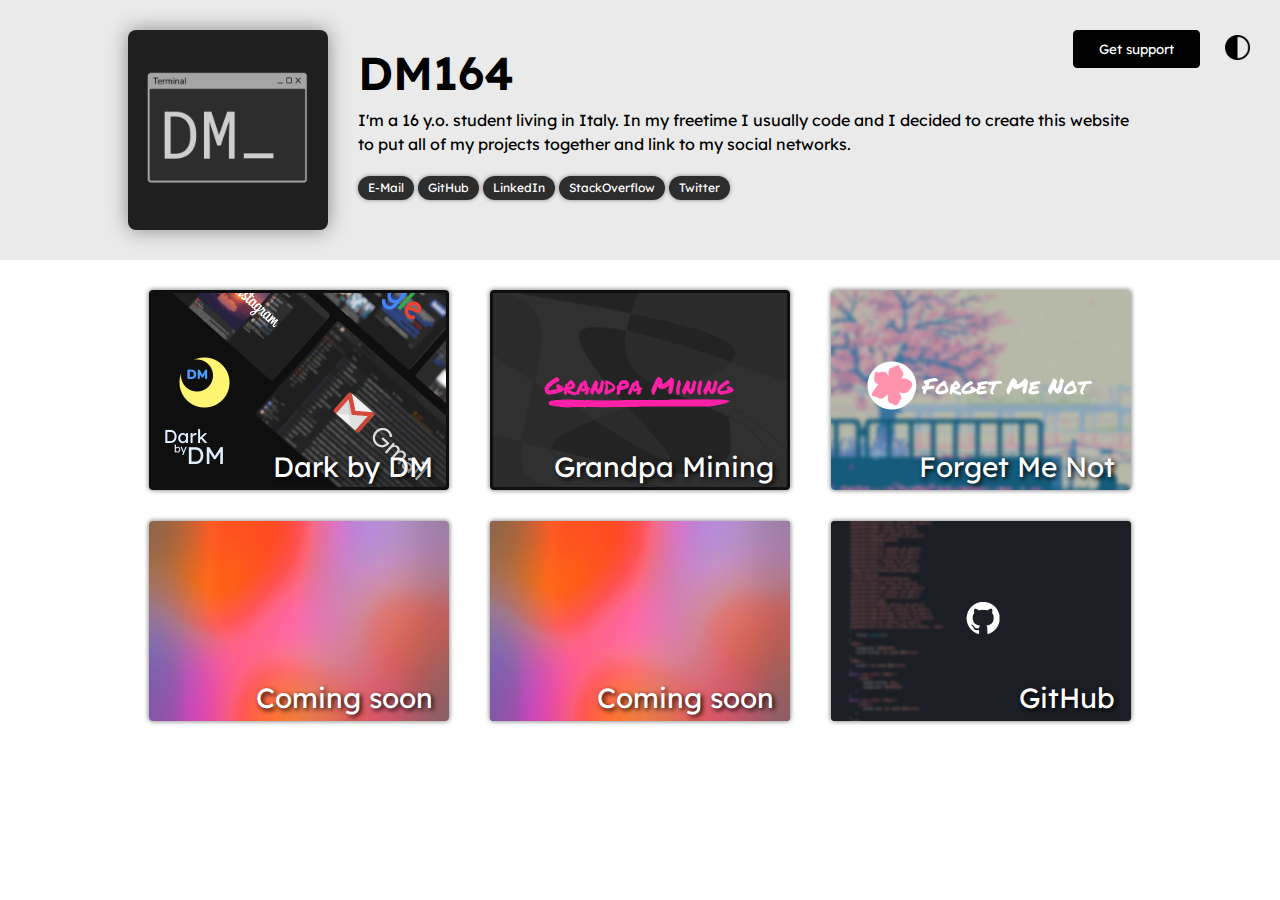
<file: index.html>
<!DOCTYPE html>
<html lang="en">

<head>
    <meta charset="UTF-8">
    <meta name="viewport" content="width=device-width, initial-scale=1.0">
    <meta http-equiv="X-UA-Compatible" content="ie=edge">
    <link href="https://fonts.googleapis.com/css?family=Nunito|Open+Sans&display=swap" rel="stylesheet">
    <link href="https://fonts.googleapis.com/css?family=Lexend+Deca&display=swap" rel="stylesheet">
    <link rel="stylesheet" href="reset.css">
    <link rel="stylesheet" href="style.css">
    <script src="main.js" defer></script>

    <link rel="icon" href="./files/transparent.png">
    <title>DM164</title>
</head>

<body>
    <div id="cb-info">
        <p>Copied to your clipboard!</p>
    </div>
    <img id="switch" src="./files/ld-switch.png" alt="light and dark mode switch">
    <button id="support">Get support</button>
    <div class="info">
        <div class="img-container">
            <img src="files/pp.jpg">
        </div>
        <div class="text-container">
            <p><span class="name">DM164</span><br><span class="bio">I'm a 16 y.o. student living in Italy. In my
                freetime I usually code and I decided
                to create this website to put all of my projects together and link to my social networks.</p></span>
            <div class="social">
                <p class="email">E-Mail</p>
                <a href="https://github.com/DM164" class="github">GitHub</a>
                <a href="https://www.linkedin.com/in/denis-mignanelli-bb3319185/" class="linked-in">LinkedIn</a>
                <a href="https://stackoverflow.com/users/11881188/denis-m" class="stack">StackOverflow</a>
                <a href="https://twitter.com/DM164_" class="twitter">Twitter</a>
            </div>
        </div>
    </div>
    <div class="projects">
        <a id="one" class="one " href="https://darkbydm.now.sh/">
            <div class="one">
                <img id="one-img" src="./files/darkbydm.png">
                <h1 id="one-title">Dark by DM</h1>
                <p id="one-text">CSS theme I created for popular websites, this is where it all started for me, this
                    project is where I decided and said to myself "I want to be a programmer one day". You can still
                    download them and I still support and update them.</p>
            </div>
        </a>
        <a id="two" class="two" href="https://grandpamining.now.sh/">
            <div class="two">
                <img id="two-img" src="./files/gm.png">
                <h1 id="two-title">Grandpa Mining</h1>
                <p id="two-text">Website for my Discord server, Community and now developer team. The website is more of
                    a dashboard with some news, events, anime releases from our Discord server, payment statuses and
                    invite links to our platforms and communities.</p>
            </div>
        </a>
        <a id="three" class="three" href="https://forget-me-not.app/">
            <div class="three">
                <img id="three-img" src="./files/fmn.png">
                <h1 id="three-title">Forget Me Not</h1>
                <p id="three-text">Episodes reminder app, never forget what episode you were watching with Forget Me Not.
                    The app is still under developement and is not available to the public.</p>
            </div>
        </a>
        <a id="four" class="four" href="">
            <div class="four">
                <img id="four-img" src="./files/empty.jpg">
                <h1 id="four-title">Coming soon</h1>
                <p id="four-text">More projects are coming in the near future :)</p>
            </div>
        </a>
        <a id="five" class="five" href="">
            <div class="five">
                <img id="five-img" src="./files/empty.jpg">
                <h1 id="five-title">Coming soon</h1>
                <p id="five-text">More projects are coming in the near future :)</p>
            </div>
        </a>
        <a id="six" class="six" href="https://github.com/DM164/Dark-by-DM">
            <div class="six">
                <img id="six-img" src="./files/Github.png">
                <h1 id="six-title">GitHub</h1>
                <p id="six-text">
                    <span>Wanna contribute to one of my opensource projects? <br> Take a look at my GitHub repositories!</span>
                </p>            
            </div>
        </a>
    </div>

    <footer>
        <p>Denis Mignanelli</p>
        <p>2021</p>
        <a href="denismignanelli.now.sh"><p>Home</p></a>
    </footer>
    <script>
        document.getElementById('support').addEventListener('click', () => {
            document.location.replace('./support.html')
        })
    </script>
</body>

</html>
</file>
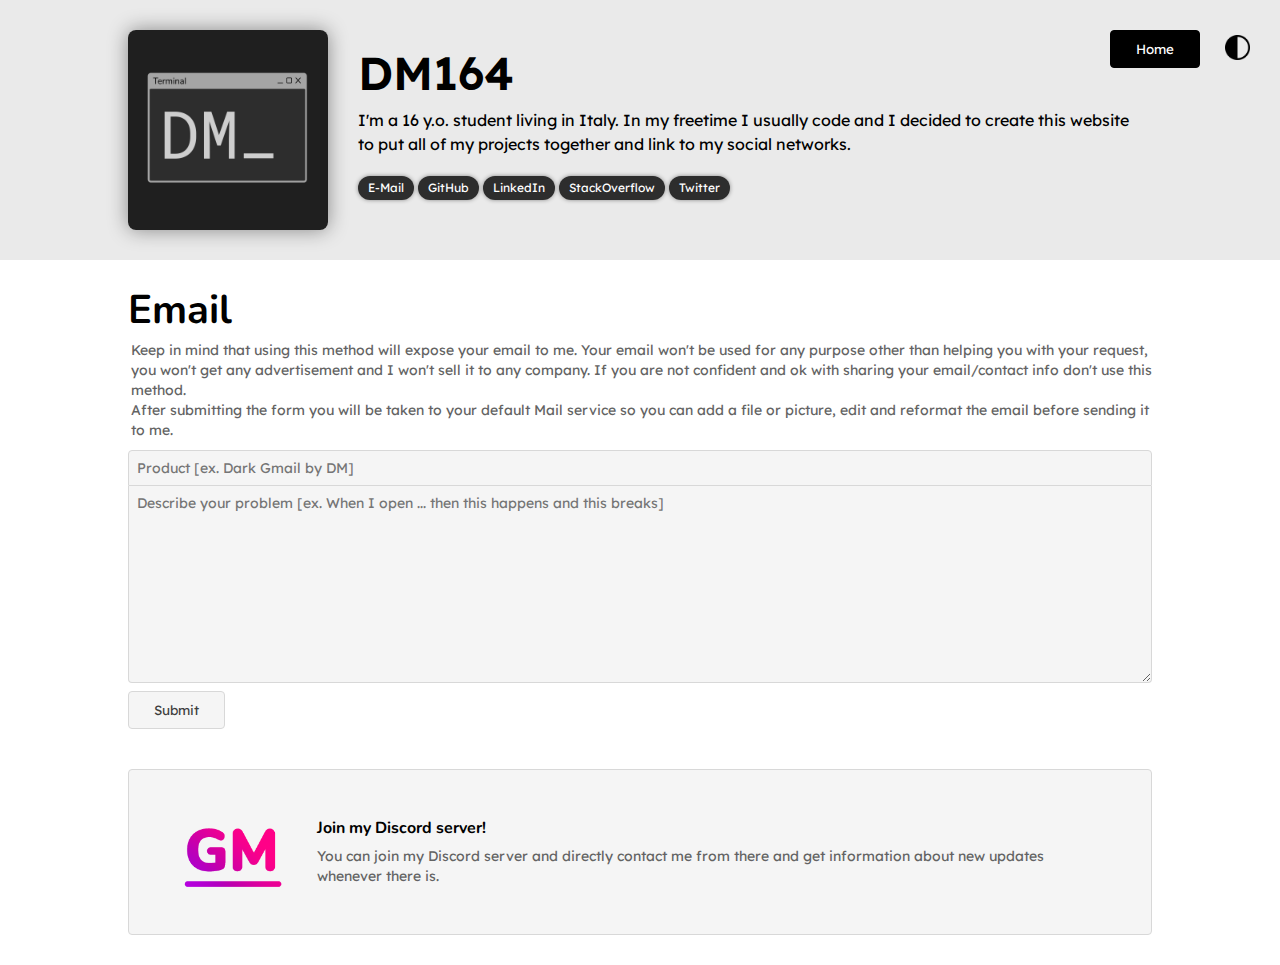
<file: support.html>
<!DOCTYPE html>
<html lang="en">

<head>
    <meta charset="UTF-8">
    <meta name="viewport" content="width=device-width, initial-scale=1.0">
    <meta http-equiv="X-UA-Compatible" content="ie=edge">
    <link href="https://fonts.googleapis.com/css?family=Nunito|Open+Sans&display=swap" rel="stylesheet">
    <link href="https://fonts.googleapis.com/css?family=Lexend+Deca&display=swap" rel="stylesheet">
    <link rel="stylesheet" href="reset.css">
    <link rel="stylesheet" href="style.css">
    <script src="main.js" defer></script>

    <link rel="icon" href="./files/transparent.png">
    <title>DM164</title>
</head>

<body>
    <div id="cb-info">
        <p>Copied to your clipboard!</p>
    </div>
    <img id="switch" src="./files/ld-switch.png" alt="light and dark mode switch">
    <button id="support">Home</button>
    <div class="info">
        <div class="img-container">
            <img src="files/pp.jpg">
        </div>
        <div class="text-container">
            <p><span class="name">DM164</span><br><span class="bio">I'm a 16 y.o. student living in Italy. In my
                freetime I usually code and I decided
                to create this website to put all of my projects together and link to my social networks.</p></span>
            <div class="social">
                <p class="email">E-Mail</p>
                <a href="https://github.com/DM164" class="github">GitHub</a>
                <a href="https://www.linkedin.com/in/denis-mignanelli-bb3319185/" class="linked-in">LinkedIn</a>
                <a href="https://stackoverflow.com/users/11881188/denis-m" class="stack">StackOverflow</a>
                <a href="https://twitter.com/DM164_" class="twitter">Twitter</a>
            </div>
        </div>
    </div>
    <div class="support-body">
        <form action="mailto:denistschurtschenthaler@gmail.com" method="POST" enctype="text/plain">
            <h2>Email</h2>
            <p>Keep in mind that using this method will expose your email to me. Your email won't be used for any purpose other than helping you with your request, you won't get any advertisement and I won't sell it to any company. If you are not confident and ok with sharing your email/contact info don't use this method. <br>After submitting the form you will be taken to your default Mail service so you can add a file or picture, edit and reformat the email before sending it to me.</p>
            <input placeholder="Product [ex. Dark Gmail by DM]" type="text" name="Product" id="product">
            <br>
            <textarea placeholder="Describe your problem [ex. When I open ... then this happens and this breaks]" name="Description" id="more" cols="30" rows="10" id="more"></textarea>
            <button type="submit" id="send-mail">Submit</button>
        </form>
        <a href="https://discord.gg/m6B2EXu">
            <div class="discord-body">
                <img src="./files/New Logo.png" alt="">
                <div class="discord-content">
                    <h1>Join my Discord server!</h1>
                    <p>You can join my Discord server and directly contact me from there and get information about new updates whenever there is.</p>
                </div>
            </div>
        </a>
    </div>
    <script>
        document.getElementById('support').addEventListener('click', () => {
            document.location.replace('./index.html')
        })
    </script>
</body>

</html>
</file>
<file: style.css>
* {
    user-select: none;
}
body {
    height: 100vh;
}
body, .info {
    transition: background 0.5s;
}

img#switch {
    position: absolute;
    height: 25px;
    right: 30px;
    top: 35px;
    transition-property: filter, rotate;
    transition: 0.6s;
}
img#switch:hover {
    filter: invert(16%);
    cursor: pointer;
}

.info {
    overflow: hidden;
    background: #eaeaea;
    padding: 30px 25%;
    display: grid;
}
.img-container {
    height: 200px;
    width: 200px;
    display: inline-block;
    grid-row: 1;
    border-radius: 8px;
    overflow: hidden;
    box-shadow: 0px 0px 20px 0px #0000006b;
}
.img-container img {
    height: 100%;
    width: 100%;
}
.text-container {
    grid-row: 1;
    padding: 20px 20px 20px 30px;
}
.name {
    display: inline-block;
    font-family: 'Lexend Deca', sans-serif;
    font-size: 46px;
    font-weight: 600;
    margin: 0px 0px 12px 0px;
}
.info p {
    display: inline-block;
    font-family: 'Lexend Deca', sans-serif;
}
.bio {
    display: inline-block;
    font-family: 'Lexend Deca', sans-serif;
    font-size: 16px;
    line-height: 24px;
}
.social {
    position: relative;
    margin: 20px 0px 0px 0px;
}
.social a, .social p {
    margin: 0px 0px 8px 0px;
    background: #2d2d2d;
    padding: 6px 10px;
    text-decoration: none;
    color: white;
    border-radius: 20px;
    font-family: 'Lexend Deca';
    font-size: 12px;
    box-shadow: 0px 0px 4px 0px #0000006b;
    transition: 0.3s;
    transition-property: background, width, border, box-shadow;
    display: inline-block;
}

.discord:hover {
    cursor: pointer;
    background-color: #7289DA;
}
.email:hover {
    cursor: pointer;
    background-color: #CE5042;
}
div#cb-info {
    position: absolute;
    background: #4da34c;
    /* background: #c2ae3c; */
    padding: 15px 25px;
    left: 50%;
    margin: 20px 0px 0px -114.1px;
    border-radius: 30px;
    box-shadow: 0 0 8px 0px #000000c7;
    font-family: 'Nunito';
    color: white;
    display: none;
    animation: bounce-off 0.3s forwards;
    z-index: 1;
}
@keyframes bounce-off {
    0% { transform: translateY(-100px); }
    100% { transform: translateY(0px); }
}
@keyframes bounce-off-reversed {
    0% { transform: translateY(0px); }
    100% { transform: translateY(-100px); }
}
.instagram:hover {
    background: #f09433; 
    background: -moz-linear-gradient(45deg, #f09433 0%, #e6683c 25%, #dc2743 50%, #cc2366 75%, #bc1888 100%); 
    background: -webkit-linear-gradient(45deg, #f09433 0%,#e6683c 25%,#dc2743 50%,#cc2366 75%,#bc1888 100%); 
    background: linear-gradient(45deg, #f09433 0%,#e6683c 25%,#dc2743 50%,#cc2366 75%,#bc1888 100%); 
    filter: progid:DXImageTransform.Microsoft.gradient( startColorstr='#f09433', endColorstr='#bc1888',GradientType=1 );
}
.facebook:hover {
    background: #4267B2; 
}
.twitter:hover {
    background: #1DA1F2; 
}
.linked-in:hover {
    background: #0077B5; 
}
.github:hover {
    background: #7BC96F; 
}
.stack:hover {
    background: #F48024; 
}

.projects {
    display: grid;
    padding: 30px 25%;
}
.projects div {
    width: 300px;
    height: 200px;
    display: inline-block;
    border-radius: 4px;
    overflow: hidden;
    box-shadow: 0px 0px 4px 1px #0000006b;
    position: relative;
    left: 50%;
    margin-left: -150px;
}

.projects img{
    height: 100%;
    position: relative;
    transition: filter 0.3s;
}
.projects img:hover {
    filter: blur(3px);
}
.projects h1 {
    z-index: 1;
    color: white;
    position: relative;
    top: -40px;
    float: right;
    font-size: 28px;
    font-family: 'Lexend Deca';
    margin: 0px 16px 0px 0px;
    text-shadow: 2px 2px 5px black;
    pointer-events: none;
    transition-property: top, font-size;
    transition: 0.3s;
}
.projects p {
    z-index: 1;
    color: #f1f1f1;
    position: relative;
    top: 0px;
    height: 174px;
    float: right;
    font-size: 14px;
    font-family: 'Lexend Deca';
    line-height: 19px;
    margin: 0px 6px 0px 16px;
    transition-property: top, font-size;
    transition: 0.4s;
    overflow: scroll;
}
.one {
    grid-row: 1;
}
.two {
    grid-row: 1;
}
.three {
    grid-row: 1;
}
.four{
    grid-row: 2;
    margin: 14px 0px 0px 0px;
} 
.five{
    grid-row: 2;
    margin: 14px 0px 0px 0px;
} 
.six {
    grid-row: 2;
    margin: 14px 0px 0px 0px;
}

div.five, div.six {
    background-color: #181818;
}
.projects h2 {
    z-index: 1;
    color: white;
    position: relative;
    bottom: -160px;
    float: right;
    font-size: 28px;
    font-family: 'Nunito';
    margin: 0px 16px 0px 0px;
    text-shadow: 2px 2px 8px black;
    pointer-events: none;
}

/* support */
button#support {
    position: absolute;
    top: 30px;
    right: 80px;
    padding: 10px 25px;
    background: black;
    border: 1px solid black;
    border-radius: 4px;
    color: white;
    font-family: 'Lexend Deca';
    transition: all 0.3s;
}
button#support:hover {
    background: rgb(30, 30, 30);
    border: 1px solid rgb(30, 30, 30);
    cursor: pointer;
    box-shadow: 1px 1px 10px 2px #0000004a;
}

/* support body */
.support-body {
    padding: 30px 25%;
}
form {
    font-family: 'Lexend Deca';
}
.support-body h2 {
    font-size: 40px;
    font-family: 'Nunito';
    font-weight: bold;
}
.support-body p {
    font-family: 'Lexend Deca';
    line-height: 20px;
    color: #636363;
    font-size: 14px;
    margin: 10px 0px 10px 3px;
}
input#product {
    width: 100%;
    font-family: 'Lexend Deca';
    box-sizing: border-box;
    font-size: 14px;
    padding: 8px 0px 8px 8px;
    border: 1px solid #d8d8d8;
    background: #f5f5f5;
    outline: none;
    border-radius: 4px 4px 0px 0px;
}
textarea#more {
    width: 100%;
    font-family: 'Lexend Deca';
    box-sizing: border-box;
    font-size: 14px;
    padding: 8px 0px 8px 8px;
    border: 1px solid #d8d8d8;
    background: #f5f5f5;
    outline: none;
    border-top: 0px;
    border-radius: 0px 0px 4px 4px;
    resize: vertical;
}
#send-mail {
    padding: 10px 25px;
    background: whitesmoke;
    border: 1px solid #d8d8d8;
    border-radius: 4px;
    color: #3e3e3e;
    font-family: 'Lexend Deca';
    transition: all 0.3s;
    margin-top: 6px;
}
#send-mail:hover {
    background: rgb(223, 223, 223);
    border: 1px solid #d8d8d8;
    cursor: pointer;
}

.discord-body {
    background: whitesmoke;
    border: 1px solid #d8d8d8;
    margin: 40px 0px 0px 0px;
    padding: 20px 4% 20px 4%;
    display: grid;
    transition: background 0.3s;
    border-radius: 4px;
}
.discord-body img {
    height: 124px;
    grid-column: 1;
    margin-right: 20px;
}
.discord-body h1 {
    display: inline-block;
}
.discord-body p {
    display: inline-block;
}
.discord-content {
    grid-column: 2;
    font-family: 'Nunito';
}
.discord-body h1 {
    display: inline-block;
    font-weight: bold;
    margin: 30px 0px 0px 3px;
}
a {
    color: black;
}
.discord-body:hover {
    background-color: rgb(231, 231, 231);
}

/* Footer */
footer {
    bottom: 0px;
    width: 100%;
    position: absolute;
    display: grid;
    background: #eaeaea;
    height: 60px;
    align-items: center;
    display: none;
}
footer a, footer p {
    font-family: 'Lexend Deca';
    color: #808080;
    text-decoration: none;
    display: inline-block;
    grid-row: 1;
    text-align: center;
}

@media screen and (max-width: 1832px){
    .info {
        padding: 30px 20%;
    }
    .projects {
        display: grid;
        padding: 30px 20%;
    }
    .support-body {
        padding: 30px 20%;
    }
}
@media screen and (max-width: 1570px){
    .info {
        padding: 30px 15%;
    }
    .projects {
        display: grid;
        padding: 30px 15%;
    }
    .support-body {
        padding: 30px 15%;
    }
}
@media screen and (max-width: 1350px){
    .info {
        padding: 30px 10%;
    }
    .projects {
        display: grid;
        padding: 30px 10%;
    }
    .support-body {
        padding: 30px 10%;
    }
}
@media screen and (max-width: 1242px){
    .projects {
        display: grid;
        padding: 30px 10%;
    }
}
@media screen and (max-width: 1182px){
    .info {
        padding: 30px 2%;
    }
    .projects {
        display: grid;
        padding: 30px 2%;
    }
    .support-body {
        padding: 30px 2%;
    }
}
@media screen and (max-width: 970px){
    .info {
        padding: 30px 2% 0px 2%;
    }
    .projects {
        display: block;
        padding: 30px 2%;
        text-align: center;
    }
    .projects div {
        width: 100%;
        height: 200px;
        display: inline-block;
        border-radius: 10px;
        overflow: hidden;
        box-shadow: 0px 0px 20px 0px #0000006b;
        position: relative;
        left: 0%;
        margin-left: 0px;
        max-width: 400px;
    }
    .projects h1 {
        top: -190px;
    }
    .projects p {
        top: -180px;
    }
    .projects img {
        position: relative;
        transition: filter 0.3s;
        width: 100%;
        filter: brightness(0.3);
    }
    .img-container {
        height: 100px;
        width: 100px;
    }
    .name {
        font-size: 20px;
    }
    .info p {
        font-size: 14px;
    }
    .social a, .social p {
        font-size: 10px;
    }
}
@media screen and (max-width: 550px){
    .img-container{
        display: none;
    }
    textarea:active, input:active {
        font-size: 100% !important;
    }
}
@media screen and (max-width: 550px){
    .text-container {
        margin: 40px 0px 0px 0px;
    }
}

::-webkit-scrollbar {
    width: 5px;
    /* height: 147px; */
}
::-webkit-scrollbar-thumb {
    background: #ffffff41 !important;
    border-radius: 10px !important;
    transition: 0.3s background ease-in-out;
}
::-webkit-scrollbar-track-piece {
    background-color: transparent !important;
    border-radius: 0 !important;
    border: none !important;
}
::-webkit-scrollbar-track-piece {
    background-color: transparent !important;
    border-radius: 0 !important;
    border: none !important;
}

/* Remove inner shadow from inputs on mobile iOS */
textarea, input[type="text"] {
    -webkit-appearance: none;
}
</file>
